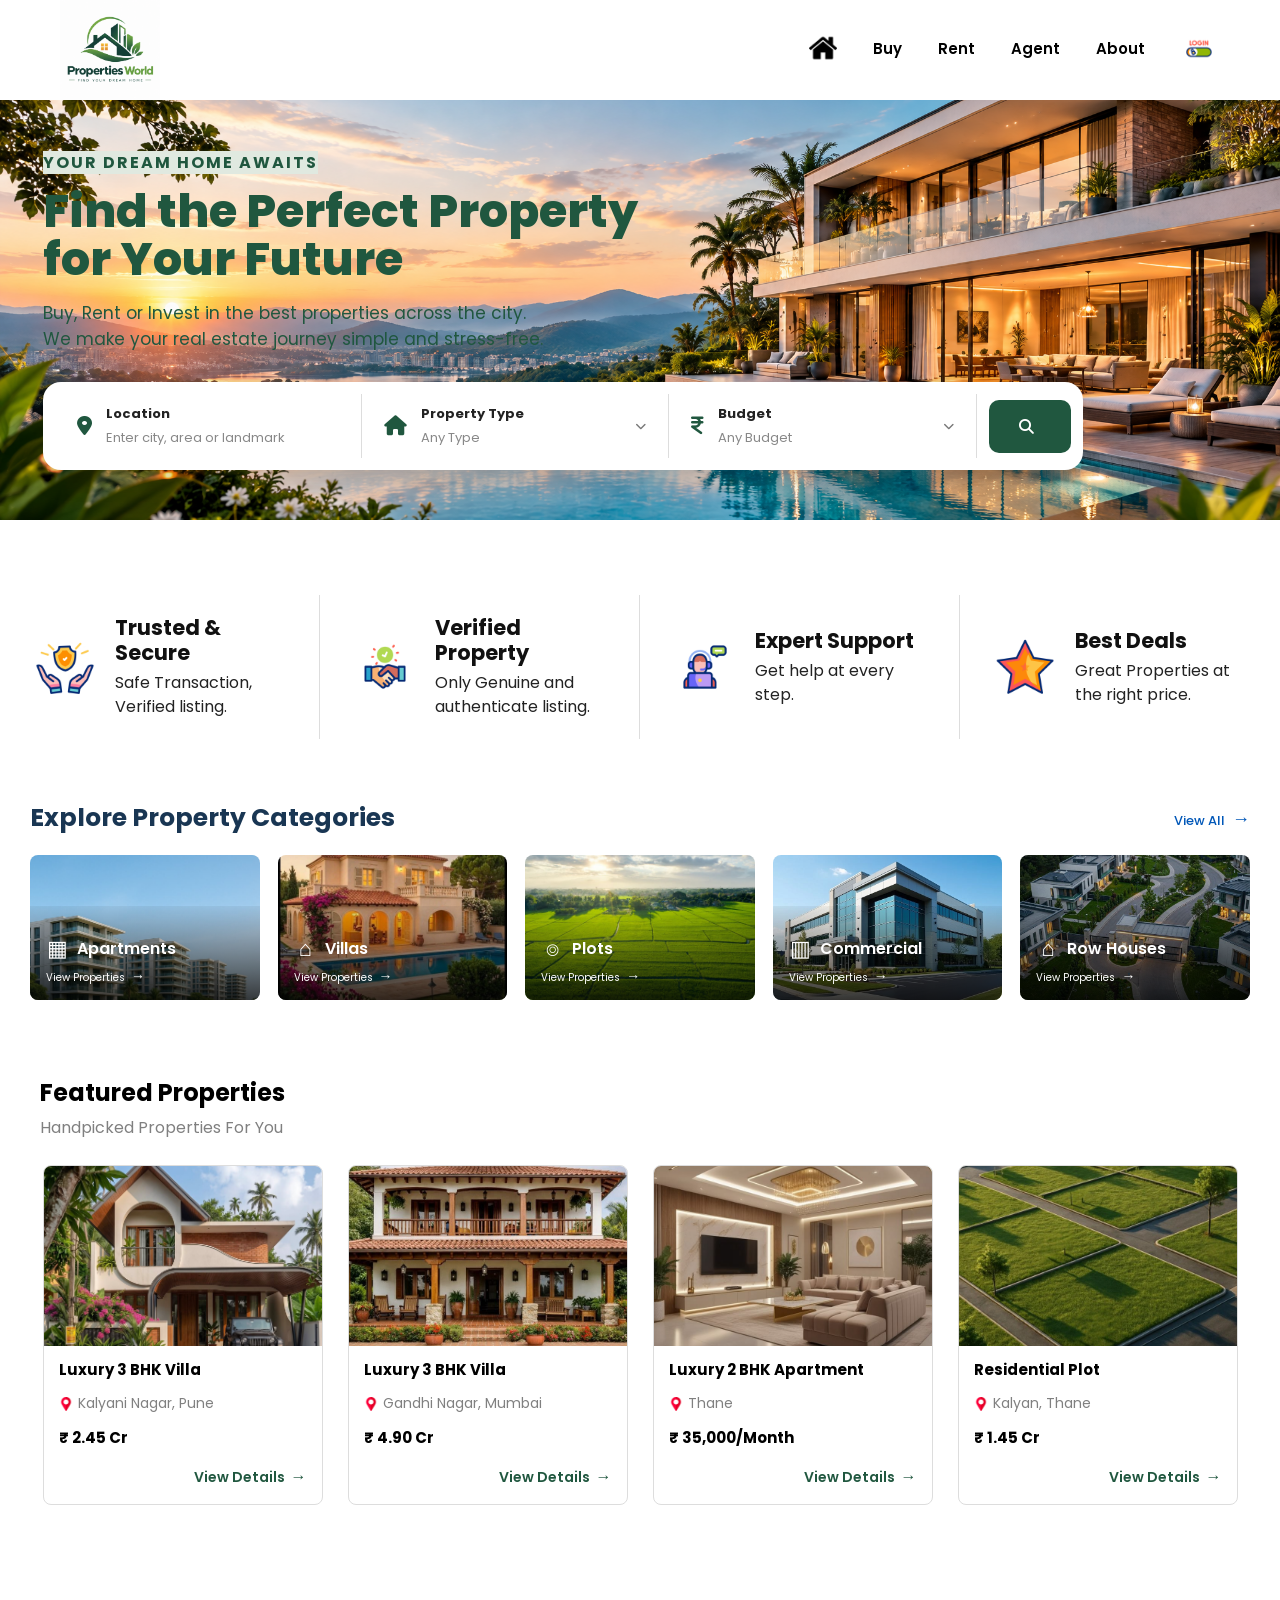
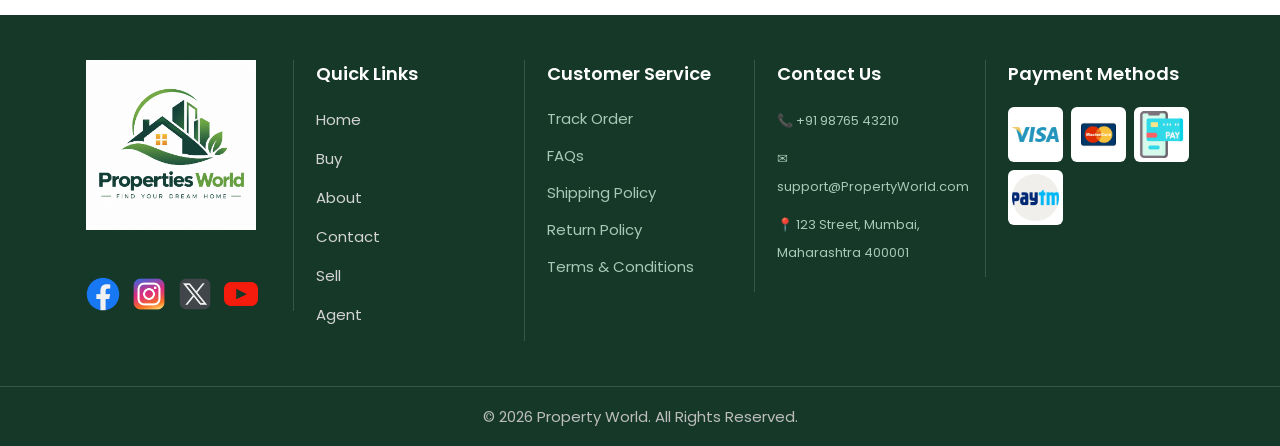
<file: index.html>
<!DOCTYPE html>
<html lang="en">

<head>

    <meta charset="UTF-8">

    <meta name="viewport" content="width=device-width, initial-scale=1.0">

    <title>Property World - Home</title>

    <!-- Poppins Font -->
    <link
        href="https://fonts.googleapis.com/css2?family=Poppins:wght@400;500;600;700;800&display=swap"
        rel="stylesheet">

    <!-- Font Awesome -->
    <link
        rel="stylesheet"
        href="https://cdnjs.cloudflare.com/ajax/libs/font-awesome/6.5.2/css/all.min.css">

    <!-- Home CSS -->
    <link rel="stylesheet" href="style.css/home.css">

</head>


<body>


    <!-- ================= HEADER ================= -->

    <header>

        <!-- Property Logo -->

        <img
            src="Assest/images/logo.png"
            alt="Property World"
            class="logo">


        <!-- Navigation -->

        <nav>

            <!-- Home -->

            <a
                href="index.html"
                class="active">

                <img
                    src="Assest/icons/home.png"
                    alt="Home">

            </a>


            <!-- Buy -->

            <a href="Buy.html">
                Buy
            </a>


            <!-- Rent -->

            <a href="Rent.html">
                Rent
            </a>


            <!-- Agent -->

            <a href="Agent.html">
                Agent
            </a>


            <!-- About -->

            <a href="about.html">
                About
            </a>


            <!-- Login -->

            <a href="Login.html">

                <img
                    src="Assest/gif/login.gif"
                    alt="Login">

            </a>

        </nav>

    </header>



    <!-- ================= HERO SECTION ================= -->

    <main>

        <section class="hero">

            <div class="hero-content">


                <p class="hero-small">

                    <mark>
                        YOUR DREAM HOME AWAITS
                    </mark>

                </p>


                <h1>

                    Find the Perfect Property
                    <br>

                    for Your Future

                </h1>


                <p class="hero-text">

                    Buy, Rent or Invest in the best properties across the city.
                    <br>

                    We make your real estate journey simple and stress-free.

                </p>



                <!-- ================= SEARCH BOX ================= -->

                <div class="search-box">


                    <!-- Location -->

                    <div class="search-item">

                        <i class="fa-solid fa-location-dot"></i>

                        <div>

                            <small>
                                Location
                            </small>

                            <span>
                                Enter city, area or landmark
                            </span>

                        </div>


                        <select id="homeLocation">
                            <option>Mumbai</option>
                            <option>Pune</option>
                            <option>Delhi</option>
                            <option>Thane</option>
                        </select>   

                    </div>



                    <!-- Property Type -->

                    <div class="search-item">

                        <i class="fa-solid fa-house"></i>

                        <div>

                            <small>
                                Property Type
                            </small>

                            <span>
                                Any Type
                            </span>

                        </div>


                        <i class="fa-solid fa-chevron-down arrow"></i>


                        <select id="homePropertyType">

                            <option>
                                Land
                            </option>

                            <option>
                                Apartment
                            </option>

                            <option>
                                Villa
                            </option>

                            <option>
                                Residential Land
                            </option>

                        </select>

                    </div>



                    <!-- Budget -->

                    <div class="search-item">

                        <i class="fa-solid fa-indian-rupee-sign"></i>

                        <div>

                            <small>
                                Budget
                            </small>

                            <span>
                                Any Budget
                            </span>

                        </div>


                        <i class="fa-solid fa-chevron-down arrow"></i>


                        <select <select id="homeBudget">
    

                            <option>
                                50L to 1 Cr
                            </option>

                            <option>
                                1 Cr to 4 Cr
                            </option>

                            <option>
                                4 Cr to 7 Cr
                            </option>

                            <option>
                                7 Cr to 10 Cr
                            </option>

                        </select>

                    </div>



                    <!-- Search Button -->

                   <button class="search-btn" onclick="searchHome()">
                    <i class="fa-solid fa-magnifying-glass"></i>
                    </button>


                </div>

            </div>

        </section>

    </main>


    <br>
    <br>



    <!-- ================= PROPERTY FEATURES ================= -->

    <section class="property-features">


        <!-- Trusted & Secure -->

        <div class="feature-box">

            <img
                src="Assest/gif/security.gif"
                alt="Trusted and Secure">


            <div class="feature-text">

                <h3>
                    Trusted &amp; Secure
                </h3>

                <p>
                    Safe Transaction, Verified listing.
                </p>

            </div>

        </div>



        <!-- Verified Property -->

        <div class="feature-box">

            <img
                src="Assest/gif/Deal.gif"
                alt="Verified Property">


            <div class="feature-text">

                <h3>
                    Verified Property
                </h3>

                <p>
                    Only Genuine and authenticate listing.
                </p>

            </div>

        </div>



        <!-- Expert Support -->

        <div class="feature-box">

            <img
                src="Assest/gif/support.gif"
                alt="Expert Support">


            <div class="feature-text">

                <h3>
                    Expert Support
                </h3>

                <p>
                    Get help at every step.
                </p>

            </div>

        </div>



        <!-- Best Deals -->

        <div class="feature-box">

            <img
                src="Assest/gif/star.gif"
                alt="Best Deals">


            <div class="feature-text">

                <h3>
                    Best Deals
                </h3>

                <p>
                    Great Properties at the right price.
                </p>

            </div>

        </div>


    </section>




    <!-- ================= EXPLORE PROPERTY CATEGORIES ================= -->

    <section class="property-categories">


        <div class="category-header">

            <h1>
                Explore Property Categories
            </h1>


            <a
                href="#"
                class="view-all">

                View All
                <span>
                    →
                </span>

            </a>

        </div>



        <!-- Apartment -->

        <div class="category-box">

            <img
                src="Assest/images/Apartment.jpg"
                alt="Apartments">


            <div class="category-overlay">

                <div class="category-title">

                    <span class="category-icon">
                        ▦
                    </span>

                    <h2>
                        Apartments
                    </h2>

                </div>


                <a
                    href="#"
                    class="view-properties">

                    View Properties
                    <span>
                        →
                    </span>

                </a>

            </div>

        </div>



        <!-- Villas -->

        <div class="category-box">

            <img
                src="Assest/images/villas.jpg"
                alt="Villas">


            <div class="category-overlay">

                <div class="category-title">

                    <span class="category-icon">
                        ⌂
                    </span>

                    <h2>
                        Villas
                    </h2>

                </div>


                <a
                    href="#"
                    class="view-properties">

                    View Properties
                    <span>
                        →
                    </span>

                </a>

            </div>

        </div>



        <!-- Plots -->

        <div class="category-box">

            <img
                src="Assest/images/Plots.jpg"
                alt="Plots">


            <div class="category-overlay">

                <div class="category-title">

                    <span class="category-icon">
                        ⌾
                    </span>

                    <h2>
                        Plots
                    </h2>

                </div>


                <a
                    href="#"
                    class="view-properties">

                    View Properties
                    <span>
                        →
                    </span>

                </a>

            </div>

        </div>



        <!-- Commercial -->

        <div class="category-box">

            <img
                src="Assest/images/commerical.jpg"
                alt="Commercial">


            <div class="category-overlay">

                <div class="category-title">

                    <span class="category-icon">
                        ▥
                    </span>

                    <h2>
                        Commercial
                    </h2>

                </div>


                <a
                    href="#"
                    class="view-properties">

                    View Properties
                    <span>
                        →
                    </span>

                </a>

            </div>

        </div>



        <!-- Row Houses -->

        <div class="category-box">

            <img
                src="Assest/images/Residential.jpg"
                alt="Row Houses">


            <div class="category-overlay">

                <div class="category-title">

                    <span class="category-icon">
                        ⌂
                    </span>

                    <h2>
                        Row Houses
                    </h2>

                </div>


                <a
                    href="#"
                    class="view-properties">

                    View Properties
                    <span>
                        →
                    </span>

                </a>

            </div>

        </div>


    </section>




    <!-- ================= FEATURED PROPERTIES ================= -->

    <section id="popular-properties">


        <h2>
            Featured Properties
        </h2>


        <p>
            Handpicked Properties For You
        </p>



        <div class="property-container">


            <!-- ================= CARD 1 ================= -->

            <article 
             class="property-card"
            data-location="Pune"
            data-type="Villa"
            data-budget="1 Cr to 4 Cr">


                <img
                    src="Assest/images/card 1.jpg"
                    alt="Luxury 3 BHK Villa">


                <h3>
                    Luxury 3 BHK Villa
                </h3>


                <div class="location">

                    <img
                        src="Assest/icons/location.png"
                        alt="Location">

                    <p>
                        Kalyani Nagar, Pune
                    </p>

                </div>


                <h3>
                    ₹ 2.45 Cr
                </h3>


                <!-- VIEW DETAILS -->

                <a href="property-details.html?property=Modern%202%20BHK%20Apartment">
                    View Details <span>→</span>
                </a>

            </article>




            <!-- ================= CARD 2 ================= -->

            <article
            
            class="property-card"
            data-location="Mumbai"
            data-type="Villa"
            data-budget="4 Cr to 7 Cr">


                <img
                    src="Assest/images/card 2.jpg"
                    alt="Luxury 3 BHK Villa">


                <h3>
                    Luxury 3 BHK Villa
                </h3>


                <div class="location">

                    <img
                        src="Assest/icons/location.png"
                        alt="Location">

                    <p>
                        Gandhi Nagar, Mumbai
                    </p>

                </div>


                <h3>
                    ₹ 4.90 Cr
                </h3>


                <!-- VIEW DETAILS -->

                <a href="property-details.html?property=Luxury%203%20BHK%20Residence">
                View Details <span>→</span>
                </a>

            </article>




            <!-- ================= CARD 3 ================= -->

            <article
            <article
            class="property-card"
            data-location="Thane"
            data-type="Apartment"
            data-budget="50L to 1 Cr">


                <img
                    src="Assest/images/card 3.jpg"
                    alt="Luxury 2 BHK Apartment">


                <h3>
                    Luxury 2 BHK Apartment
                </h3>


                <div class="location">

                    <img
                        src="Assest/icons/location.png"
                        alt="Location">

                    <p>
                        Thane
                    </p>

                </div>


                <h3>
                    ₹ 35,000/Month
                </h3>


                <!-- VIEW DETAILS -->

                <a href="property-details.html?property=Beautiful%20Family%20Home">
                    View Details <span>→</span>
                </a>


            </article>




            <!-- ================= CARD 4 ================= -->

            <article
            <article
            class="property-card"
            data-location="Thane"
            data-type="Land"
            data-budget="1 Cr to 4 Cr">


                <img
                    src="Assest/images/card 4.jpg"
                    alt="Residential Plot">


                <h3>
                    Residential Plot
                </h3>


                <div class="location">

                    <img
                        src="Assest/icons/location.png"
                        alt="Location">

                    <p>
                        Kalyan, Thane
                    </p>

                </div>


                <h3>
                    ₹ 1.45 Cr
                </h3>


                <!-- VIEW DETAILS -->

                <a
                    href="property-details.html?property=Residential%20Plot"
                    class="view-properties">

                    View Details

                    <span>
                        →
                    </span>

                </a>


            </article>


        </div>

    </section>




    <!-- ================= FOOTER ================= -->

    <footer>


        <div class="footer-container">


            <!-- Logo / Brand -->

            <section class="footer-brand">


                <img
                    src="Assest/images/logo.png"
                    alt="Property World"
                    class="footer-logo">


                <p>
                    
                </p>


                <div class="footer-socials">


                    <a href="#">

                        <img
                            src="Assest/icons/facebook.png"
                            alt="Facebook">

                    </a>


                    <a href="#">

                        <img
                            src="Assest/icons/instagram.png"
                            alt="Instagram">

                    </a>


                    <a href="#">

                        <img
                            src="Assest/icons/twitter.png"
                            alt="Twitter">

                    </a>


                    <a href="#">

                        <img
                            src="Assest/icons/youtube.png"
                            alt="YouTube">

                    </a>


                </div>


            </section>



            <!-- Quick Links -->

            <section>


                <h3>
                    Quick Links
                </h3>


                <ul>


                    <li>
                        <a href="index.html">
                            Home
                        </a>
                    </li>


                    <li>
                        <a href="Buy.html">
                            Buy
                        </a>
                    </li>


                    <li>
                        <a href="about.html">
                            About
                        </a>
                    </li>


                    <li>
                        <a href="contact.html">
                            Contact
                        </a>
                    </li>


                    <li>
                        <a href="sell.html">
                            Sell
                        </a>
                    </li>


                    <li>
                        <a href="Agent.html">
                            Agent
                        </a>
                    </li>


                </ul>


            </section>



            <!-- Customer Service -->

            <section>


                <h3>
                    Customer Service
                </h3>


                <ul>

                    <li>
                        Track Order
                    </li>

                    <li>
                        FAQs
                    </li>

                    <li>
                        Shipping Policy
                    </li>

                    <li>
                        Return Policy
                    </li>

                    <li>
                        Terms &amp; Conditions
                    </li>

                </ul>


            </section>



            <!-- Contact Information -->

            <section>


                <h3>
                    Contact Us
                </h3>


                <p>
                    📞 +91 98765 43210
                </p>


                <p>
                    ✉ support@PropertyWorld.com
                </p>


                <p>

                    📍 123 Street, Mumbai,
                    <br>

                    Maharashtra 400001

                </p>


            </section>



            <!-- Payment Methods -->

            <section>


                <h3>
                    Payment Methods
                </h3>


                <div class="payment-icons">


                    <img
                        src="Assest/icons/visa.png"
                        alt="Visa">


                    <img
                        src="Assest/icons/mastercard.png"
                        alt="MasterCard">


                    <img
                        src="Assest/icons/upi.png"
                        alt="UPI">


                    <img
                        src="Assest/icons/paytm.png"
                        alt="Paytm">


                </div>


            </section>


        </div>



        <!-- Copyright -->

        <div class="footer-bottom">

            © 2026 Property World. All Rights Reserved.

        </div>


    </footer>



    <!-- JavaScript -->

    <script src="JavaScript/script.js"></script>


</body>

</html>
</file>
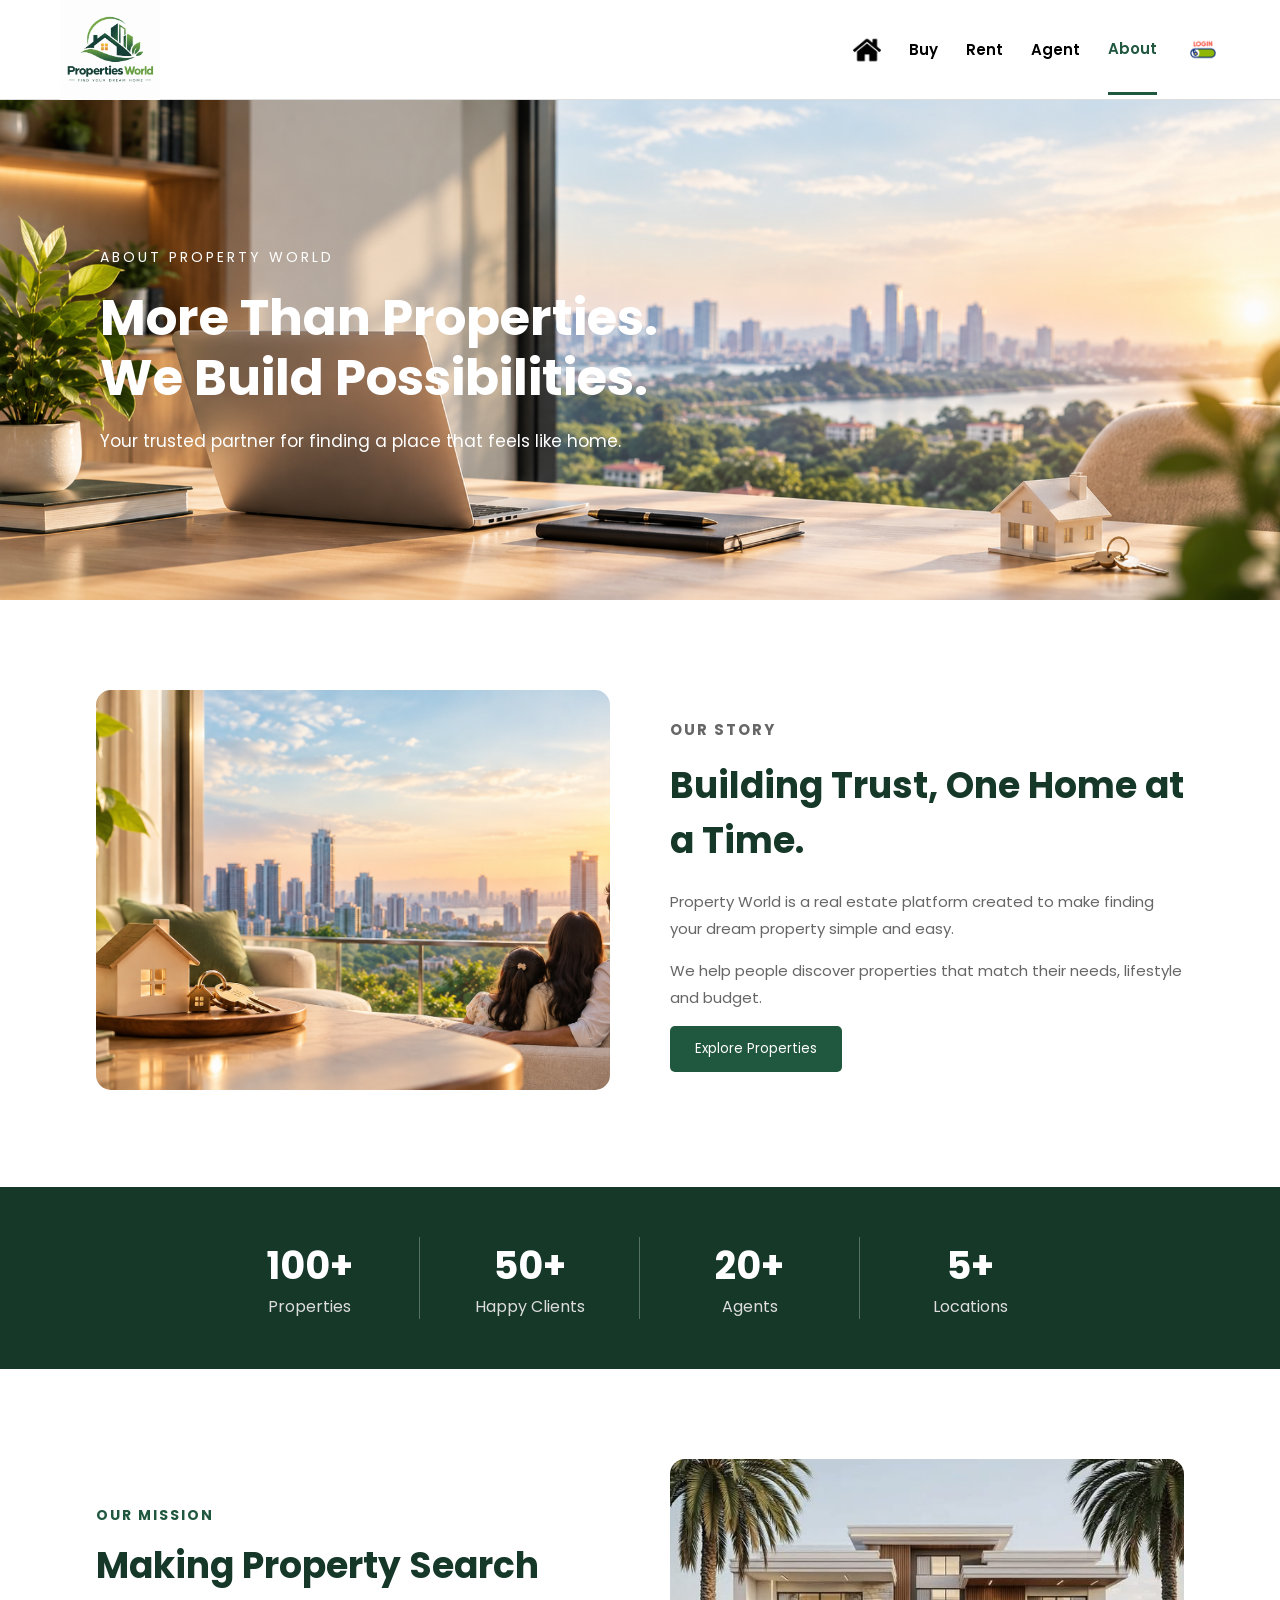
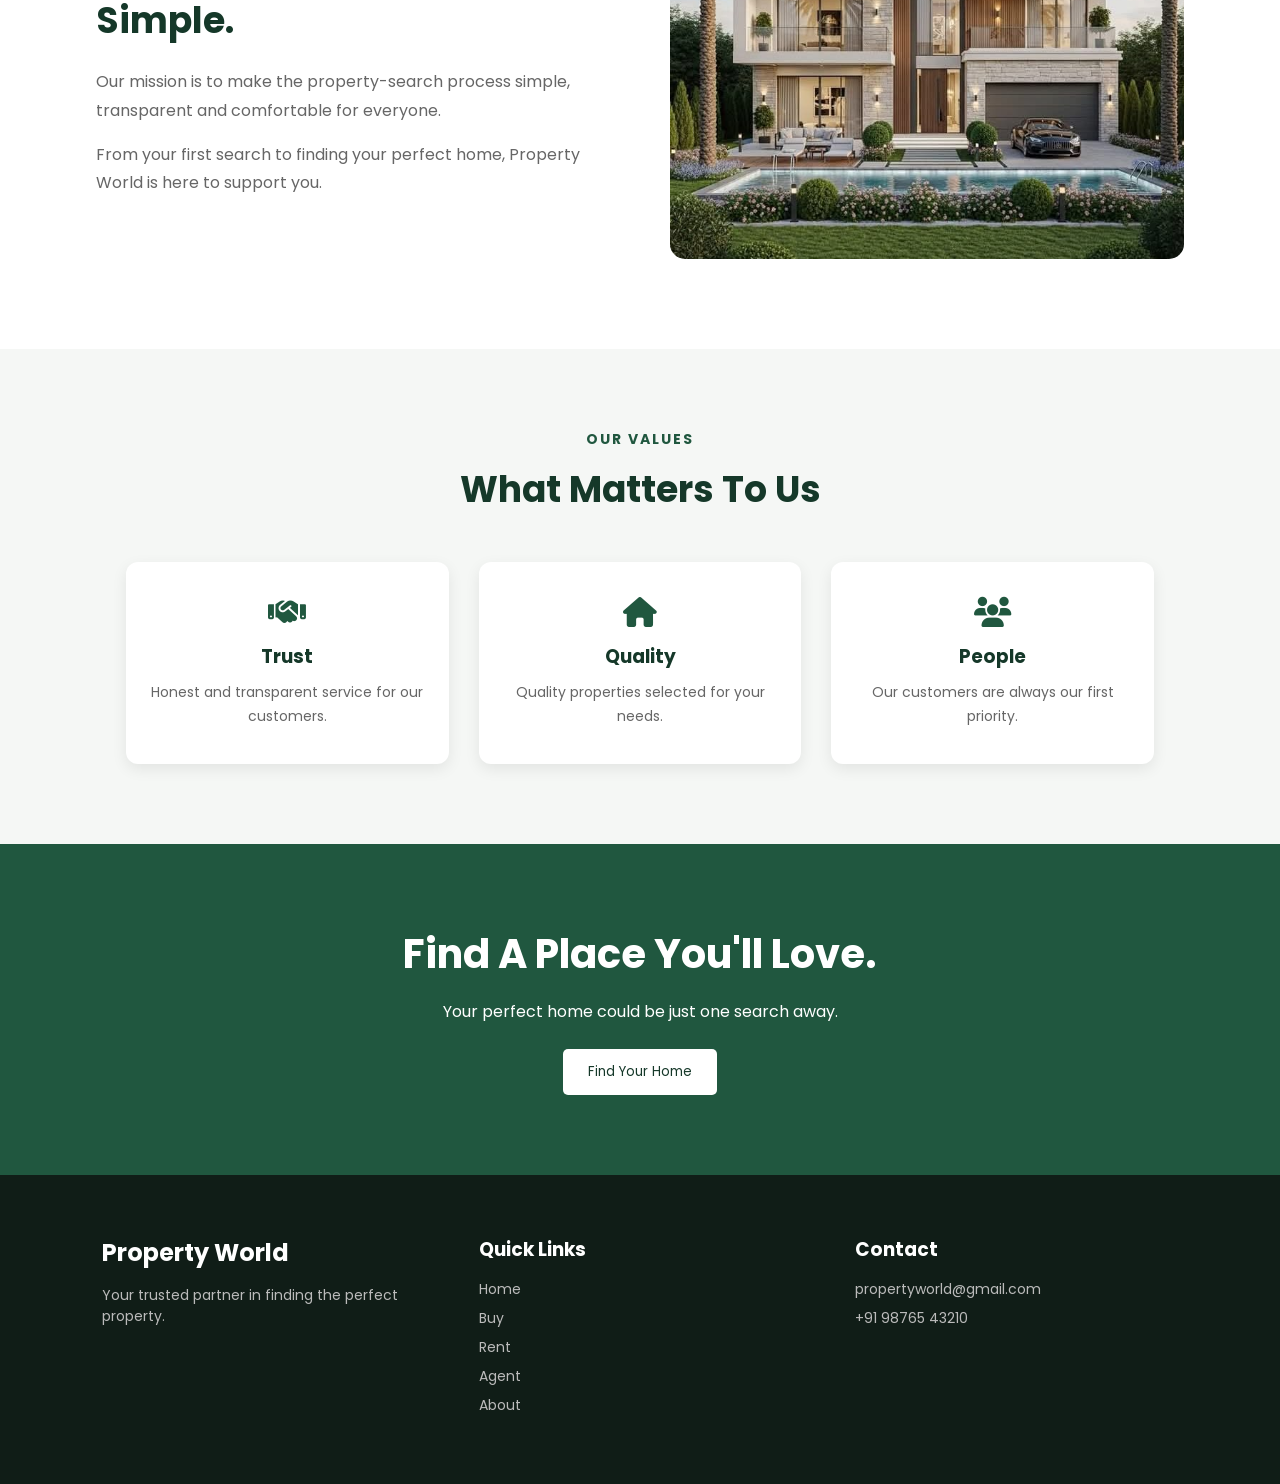
<file: about.html>
<!DOCTYPE html>
<html lang="en">

<head>
    <meta charset="UTF-8">
    <meta name="viewport" content="width=device-width, initial-scale=1.0">

    <title>About - Property World</title>

    <link rel="stylesheet" href="style.css/about.css">

    <link href="https://fonts.googleapis.com/css2?family=Poppins:wght@400;500;600;700&display=swap"
        rel="stylesheet">

    <link rel="stylesheet"
        href="https://cdnjs.cloudflare.com/ajax/libs/font-awesome/6.5.1/css/all.min.css">
</head>

<body>

    <!-- HEADER -->

    <header>

        <nav>

            <img src="Assest/images/logo.png" class="logo" alt="Property World">

            <a href="index.html">
                <img src="Assest/icons/home.png" alt="Home">
            </a>

            <a href="Buy.html">Buy</a>

            <a href="Rent.html">Rent</a>

            <a href="Agent.html">Agent</a>

            <a href="about.html" class="active">About</a>

            <a href="Login.html">
                <img src="Assest/gif/login.gif" alt="Login">
            </a>

        </nav>

    </header>


    <!-- HERO -->

    <section class="hero">

        <div class="hero-text">

            <p>ABOUT PROPERTY WORLD</p>

            <h1>More Than Properties.<br>We Build Possibilities.</h1>

            <span>
                Your trusted partner for finding a place
                that feels like home.
            </span>

        </div>

    </section>


    <!-- ABOUT -->

    <section class="about">

        <div class="about-image">

            <img src="Assest/images/story.png" alt="Property">

        </div>


        <div class="about-text">

            <p class="heading">OUR STORY</p>

            <h2>Building Trust, One Home at a Time.</h2>

            <p>
                Property World is a real estate platform created
                to make finding your dream property simple and easy.
            </p>

            <p>
                We help people discover properties that match
                their needs, lifestyle and budget.
            </p>

            <button onclick="location.href='Buy.html'">
                Explore Properties
            </button>

        </div>

    </section>


    <!-- STATS -->

    <section class="stats">

        <div>
            <h2>100+</h2>
            <p>Properties</p>
        </div>

        <div>
            <h2>50+</h2>
            <p>Happy Clients</p>
        </div>

        <div>
            <h2>20+</h2>
            <p>Agents</p>
        </div>

        <div>
            <h2>5+</h2>
            <p>Locations</p>
        </div>

    </section>


    <!-- MISSION -->

    <section class="mission">

        <div>

            <p class="heading">OUR MISSION</p>

            <h2>Making Property Search Simple.</h2>

            <p>
                Our mission is to make the property-search process
                simple, transparent and comfortable for everyone.
            </p>

            <p>
                From your first search to finding your perfect home,
                Property World is here to support you.
            </p>

        </div>


        <img src="Assest/images/house.jpg" alt="Modern Home">

    </section>


    <!-- VALUES -->

    <section class="values">

        <p class="heading">OUR VALUES</p>

        <h2>What Matters To Us</h2>


        <div class="value-container">

            <div class="value">

                <i class="fa-solid fa-handshake"></i>

                <h3>Trust</h3>

                <p>
                    Honest and transparent service for our customers.
                </p>

            </div>


            <div class="value">

                <i class="fa-solid fa-house"></i>

                <h3>Quality</h3>

                <p>
                    Quality properties selected for your needs.
                </p>

            </div>


            <div class="value">

                <i class="fa-solid fa-users"></i>

                <h3>People</h3>

                <p>
                    Our customers are always our first priority.
                </p>

            </div>

        </div>

    </section>


    <!-- CTA -->

    <section class="cta">

        <h2>Find A Place You'll Love.</h2>

        <p>
            Your perfect home could be just one search away.
        </p>

        <button onclick="location.href='Buy.html'">
            Find Your Home
        </button>

    </section>


    <!-- FOOTER -->

    <footer>

        <div>

            <h2>Property World</h2>

            <p>
                Your trusted partner in finding
                the perfect property.
            </p>

        </div>


        <div>

            <h3>Quick Links</h3>

            <a href="index.html">Home</a>
            <a href="Buy.html">Buy</a>
            <a href="Rent.html">Rent</a>
            <a href="Agent.html">Agent</a>
            <a href="about.html">About</a>

        </div>


        <div>

            <h3>Contact</h3>

            <p>propertyworld@gmail.com</p>
            <p>+91 98765 43210</p>

        </div>

    </footer>


</body>
</html>
</file>
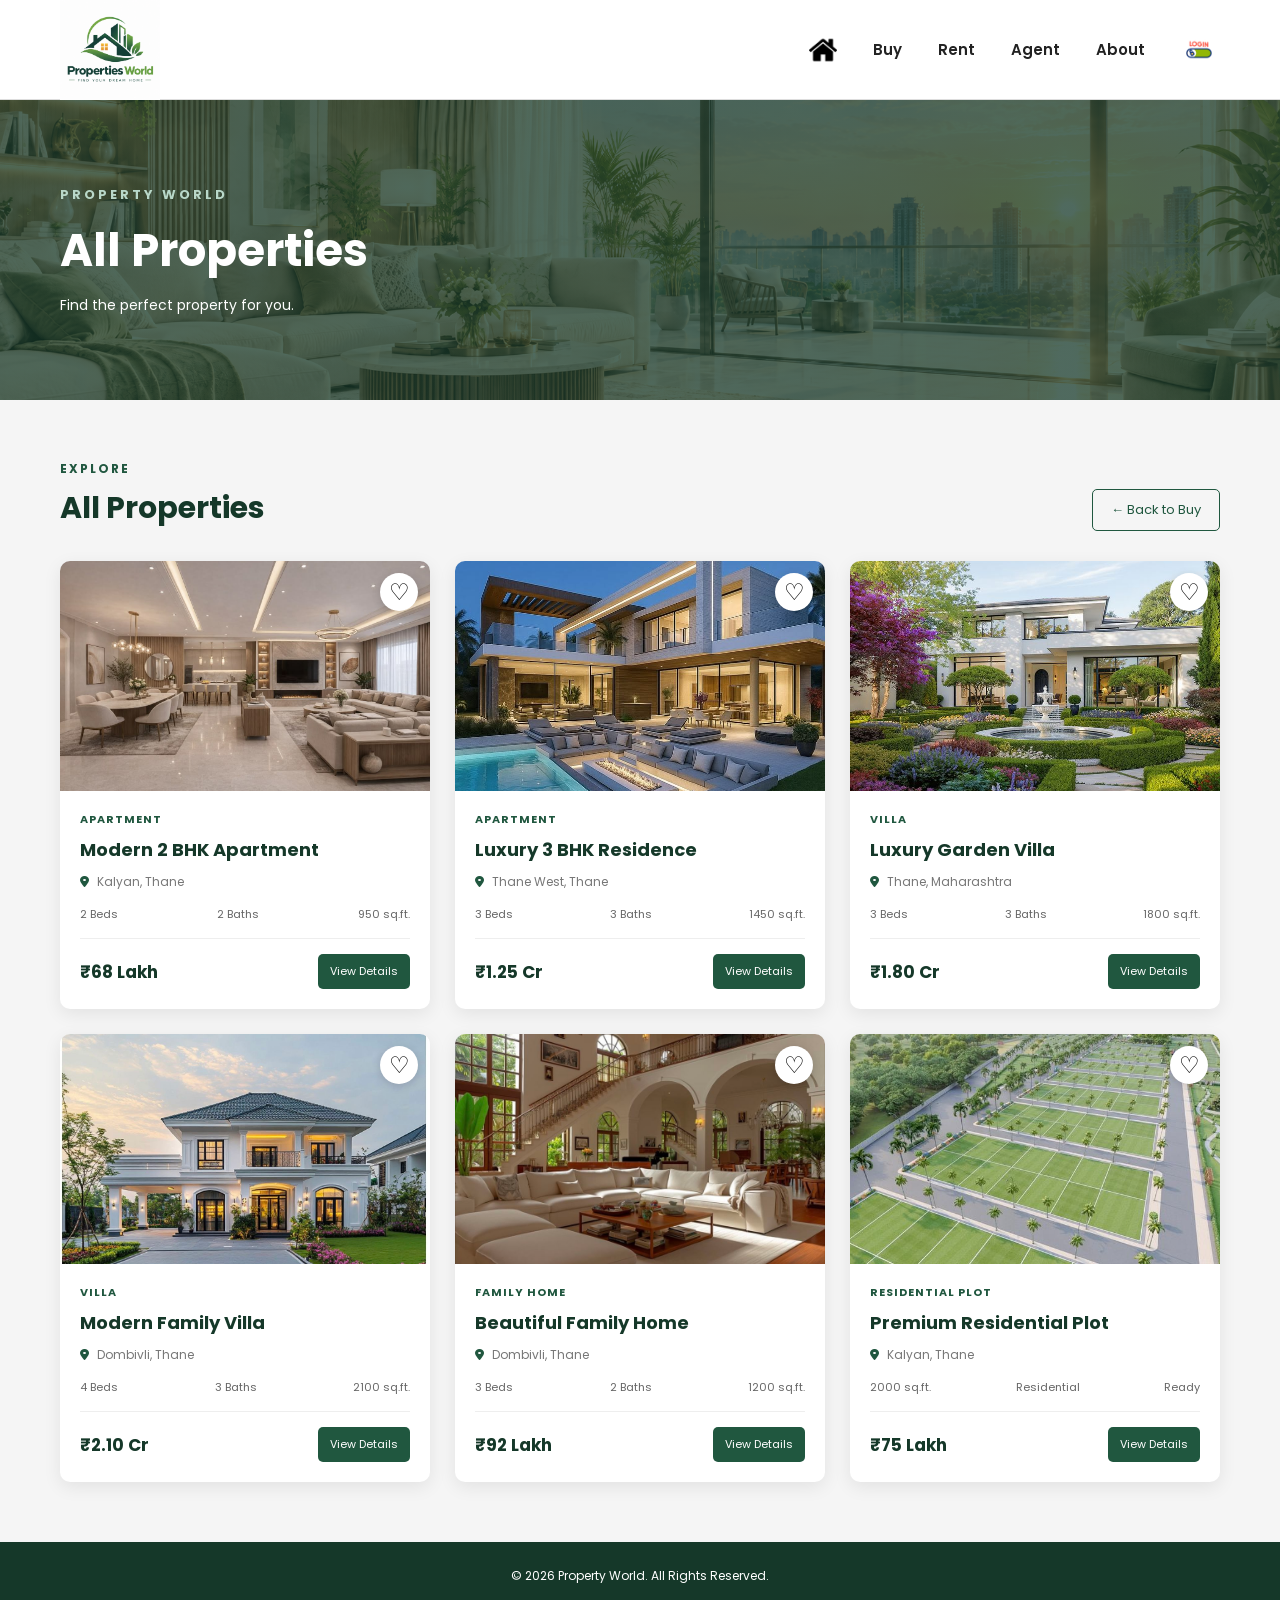
<file: properties.html>
<!DOCTYPE html>
<html lang="en">

<head>

    <meta charset="UTF-8">

    <meta name="viewport"
          content="width=device-width, initial-scale=1.0">

    <title>Properties - Property World</title>


    <link
        href="https://fonts.googleapis.com/css2?family=Poppins:wght@400;500;600;700&display=swap"
        rel="stylesheet">


    <link
        rel="stylesheet"
        href="https://cdnjs.cloudflare.com/ajax/libs/font-awesome/6.5.1/css/all.min.css">


    <link
        rel="stylesheet"
        href="style.css/properties.css">

</head>


<body>


<!-- ================= HEADER ================= -->

<header>

    <nav>

        <img
            src="Assest/images/logo.png"
            alt="Property World">


        <a href="index.html">

            <img
                src="Assest/icons/home.png"
                alt="Home">

        </a>


        <a href="Buy.html">
            Buy
        </a>


        <a href="Rent.html">
            Rent
        </a>


        <a href="Agent.html">
            Agent
        </a>


        <a href="about.html">
            About
        </a>


        <a href="Login.html">

            <img
                src="Assest/gif/login.gif"
                alt="Login">

        </a>

    </nav>

</header>


<!-- ================= HERO ================= -->

<section class="properties-hero">

    <div class="properties-hero-content">

        <p class="small-title">
            PROPERTY WORLD
        </p>


        <h1 id="categoryTitle">
            All Properties
        </h1>


        <p>
            Find the perfect property for you.
        </p>

    </div>

</section>


<!-- ================= PROPERTIES ================= -->

<section class="properties-section">


    <div class="properties-heading">

        <div>

            <p class="section-small-title">
                EXPLORE
            </p>


            <h2 id="sectionTitle">
                All Properties
            </h2>

        </div>


        <a
            href="Buy.html"
            class="back-button">

            ← Back to Buy

        </a>

    </div>


    <div class="properties-grid">


        <!-- ================= APARTMENT 1 ================= -->

        <div
            class="property-card"
            data-category="apartments">


            <div class="property-image">

                <img
                    src="Assest/images/buy1.jpg"
                    alt="Modern 2 BHK Apartment">


                <button
                    class="favorite"
                    onclick="likeProperty(this)">

                    ♡

                </button>

            </div>


            <div class="property-content">

                <p class="property-type">
                    APARTMENT
                </p>


                <h3>
                    Modern 2 BHK Apartment
                </h3>


                <p class="property-location">

                    <i class="fa-solid fa-location-dot"></i>

                    Kalyan, Thane

                </p>


                <div class="property-info">

                    <span>
                        2 Beds
                    </span>

                    <span>
                        2 Baths
                    </span>

                    <span>
                        950 sq.ft.
                    </span>

                </div>


                <div class="property-bottom">

                    <strong>
                        ₹68 Lakh
                    </strong>


                    <button
                        onclick="viewProperty('Modern 2 BHK Apartment')">

                        View Details

                    </button>

                </div>

            </div>

        </div>


        <!-- ================= APARTMENT 2 ================= -->

        <div
            class="property-card"
            data-category="apartments">


            <div class="property-image">

                <img
                    src="Assest/images/buy2.jpg"
                    alt="Luxury 3 BHK Residence">


                <button
                    class="favorite"
                    onclick="likeProperty(this)">

                    ♡

                </button>

            </div>


            <div class="property-content">

                <p class="property-type">
                    APARTMENT
                </p>


                <h3>
                    Luxury 3 BHK Residence
                </h3>


                <p class="property-location">

                    <i class="fa-solid fa-location-dot"></i>

                    Thane West, Thane

                </p>


                <div class="property-info">

                    <span>
                        3 Beds
                    </span>

                    <span>
                        3 Baths
                    </span>

                    <span>
                        1450 sq.ft.
                    </span>

                </div>


                <div class="property-bottom">

                    <strong>
                        ₹1.25 Cr
                    </strong>


                    <button
                        onclick="viewProperty('Luxury 3 BHK Residence')">

                        View Details

                    </button>

                </div>

            </div>

        </div>


        <!-- ================= VILLA 1 ================= -->

        <div
            class="property-card"
            data-category="villas">


            <div class="property-image">

                <img
                    src="Assest/images/villa1.jpg"
                    alt="Luxury Garden Villa">


                <button
                    class="favorite"
                    onclick="likeProperty(this)">

                    ♡

                </button>

            </div>


            <div class="property-content">

                <p class="property-type">
                    VILLA
                </p>


                <h3>
                    Luxury Garden Villa
                </h3>


                <p class="property-location">

                    <i class="fa-solid fa-location-dot"></i>

                    Thane, Maharashtra

                </p>


                <div class="property-info">

                    <span>
                        3 Beds
                    </span>

                    <span>
                        3 Baths
                    </span>

                    <span>
                        1800 sq.ft.
                    </span>

                </div>


                <div class="property-bottom">

                    <strong>
                        ₹1.80 Cr
                    </strong>


                    <button
                        onclick="viewProperty('Luxury Garden Villa')">

                        View Details

                    </button>

                </div>

            </div>

        </div>


        <!-- ================= VILLA 2 ================= -->

        <div
            class="property-card"
            data-category="villas">


            <div class="property-image">

                <img
                    src="Assest/images/villa2.jpg"
                    alt="Modern Family Villa">


                <button
                    class="favorite"
                    onclick="likeProperty(this)">

                    ♡

                </button>

            </div>


            <div class="property-content">

                <p class="property-type">
                    VILLA
                </p>


                <h3>
                    Modern Family Villa
                </h3>


                <p class="property-location">

                    <i class="fa-solid fa-location-dot"></i>

                    Dombivli, Thane

                </p>


                <div class="property-info">

                    <span>
                        4 Beds
                    </span>

                    <span>
                        3 Baths
                    </span>

                    <span>
                        2100 sq.ft.
                    </span>

                </div>


                <div class="property-bottom">

                    <strong>
                        ₹2.10 Cr
                    </strong>


                    <button
                        onclick="viewProperty('Modern Family Villa')">

                        View Details

                    </button>

                </div>

            </div>

        </div>


        <!-- ================= FAMILY HOME ================= -->

        <div
            class="property-card"
            data-category="family">


            <div class="property-image">

                <img
                    src="Assest/images/family.jpg"
                    alt="Beautiful Family Home">


                <button
                    class="favorite"
                    onclick="likeProperty(this)">

                    ♡

                </button>

            </div>


            <div class="property-content">

                <p class="property-type">
                    FAMILY HOME
                </p>


                <h3>
                    Beautiful Family Home
                </h3>


                <p class="property-location">

                    <i class="fa-solid fa-location-dot"></i>

                    Dombivli, Thane

                </p>


                <div class="property-info">

                    <span>
                        3 Beds
                    </span>

                    <span>
                        2 Baths
                    </span>

                    <span>
                        1200 sq.ft.
                    </span>

                </div>


                <div class="property-bottom">

                    <strong>
                        ₹92 Lakh
                    </strong>


                    <button
                        onclick="viewProperty('Beautiful Family Home')">

                        View Details

                    </button>

                </div>

            </div>

        </div>


        <!-- ================= PLOT ================= -->

        <div
            class="property-card"
            data-category="plots">


            <div class="property-image">

                <img
                    src="Assest/images/plot1.jpg"
                    alt="Premium Residential Plot">


                <button
                    class="favorite"
                    onclick="likeProperty(this)">

                    ♡

                </button>

            </div>


            <div class="property-content">

                <p class="property-type">
                    RESIDENTIAL PLOT
                </p>


                <h3>
                    Premium Residential Plot
                </h3>


                <p class="property-location">

                    <i class="fa-solid fa-location-dot"></i>

                    Kalyan, Thane

                </p>


                <div class="property-info">

                    <span>
                        2000 sq.ft.
                    </span>

                    <span>
                        Residential
                    </span>

                    <span>
                        Ready
                    </span>

                </div>


                <div class="property-bottom">

                    <strong>
                        ₹75 Lakh
                    </strong>


                    <button
                        onclick="viewProperty('Premium Residential Plot')">

                        View Details

                    </button>

                </div>

            </div>

        </div>

    </div>

</section>


<!-- ================= FOOTER ================= -->

<footer>

    <p>
        © 2026 Property World. All Rights Reserved.
    </p>

</footer>


<script>

    /* =====================================================
       CATEGORY FILTER
    ===================================================== */

    const urlParams =
        new URLSearchParams(window.location.search);


    const category =
        urlParams.get("category");


    const categoryNames = {

        apartments: "Apartments",

        villas: "Villas",

        family: "Family Homes",

        plots: "Plots"

    };


    const cards =
        document.querySelectorAll(".property-card");


    if (category && categoryNames[category]) {


        document.getElementById("categoryTitle")
            .textContent =
            categoryNames[category];


        document.getElementById("sectionTitle")
            .textContent =
            categoryNames[category] +
            " Properties";


        cards.forEach(function(card) {

            if (
                card.dataset.category === category
            ) {

                card.style.display = "block";

            } else {

                card.style.display = "none";

            }

        });

    }


    /* =====================================================
       VIEW PROPERTY
    ===================================================== */

    function viewProperty(propertyName) {

        window.location.href =
            "property-details.html?property=" +
            encodeURIComponent(propertyName);

    }


    /* =====================================================
       LIKE
    ===================================================== */

    function likeProperty(button) {

        if (
            button.innerHTML.trim() === "♡"
        ) {

            button.innerHTML = "♥";

            button.style.color = "#20573f";

        } else {

            button.innerHTML = "♡";

            button.style.color = "#222";

        }

    }

</script>


</body>
</html>
</file>
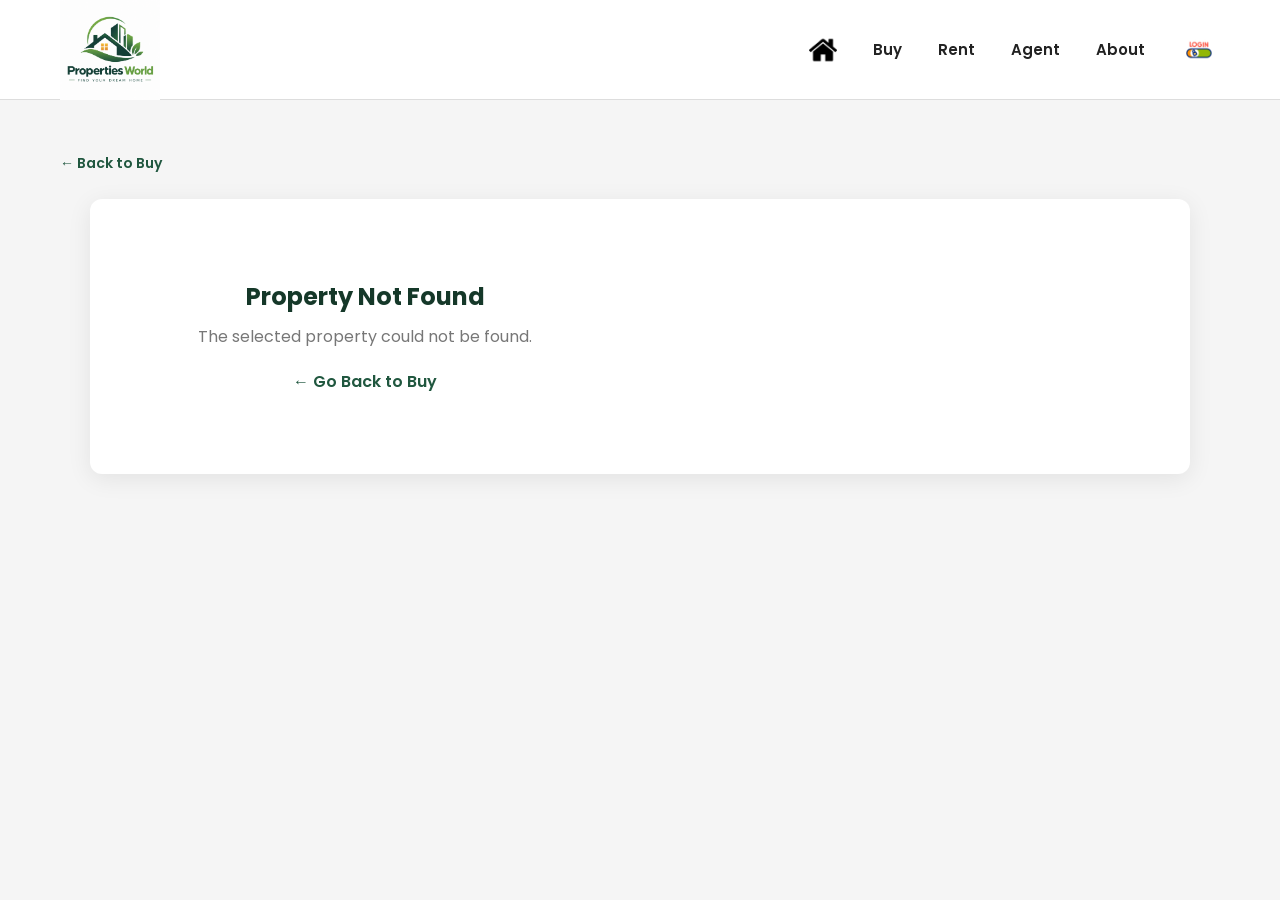
<file: property-details.html>
<!DOCTYPE html>
<html lang="en">

<head>

    <meta charset="UTF-8">

    <meta name="viewport" content="width=device-width, initial-scale=1.0">

    <title>Property Details - Property World</title>

    <link
        href="https://fonts.googleapis.com/css2?family=Poppins:wght@400;500;600;700&display=swap"
        rel="stylesheet">

    <link
        rel="stylesheet"
        href="https://cdnjs.cloudflare.com/ajax/libs/font-awesome/6.5.1/css/all.min.css">

    <link
        rel="stylesheet"
        href="style.css/property-details.css">

</head>


<body>


<!-- ================= HEADER ================= -->

<header>

    <nav>

        <img
            src="Assest/images/logo.png"
            alt="Property World">


        <a href="index.html">

            <img
                src="Assest/icons/home.png"
                alt="Home">

        </a>


        <a href="Buy.html">
            Buy
        </a>


        <a href="Rent.html">
            Rent
        </a>


        <a href="Agent.html">
            Agent
        </a>


        <a href="about.html">
            About
        </a>


        <a href="Login.html">

            <img
                src="Assest/gif/login.gif"
                alt="Login">

        </a>

    </nav>

</header>


<!-- ================= PROPERTY DETAILS ================= -->

<section class="details-section">

    <a
        href="Buy.html"
        class="back-link">

        ← Back to Buy

    </a>


    <div
        class="property-details"
        id="propertyDetails">

    </div>

</section>


<!-- ================= APPOINTMENT FORM ================= -->

<div
    class="appointment-overlay"
    id="appointmentOverlay">


    <div class="appointment-form">


        <button
            class="close-form"
            onclick="closeAppointmentForm()">

            ×

        </button>


        <h2>
            Book a Property Visit
        </h2>


        <p>
            Fill in your details and our agent
            will contact you.
        </p>


        <form
            onsubmit="submitAppointment(event)">


            <label>
                Your Name
            </label>

            <input
                type="text"
                id="visitorName"
                placeholder="Enter your name"
                required>


            <label>
                Mobile Number
            </label>

            <input
                type="tel"
                id="visitorPhone"
                placeholder="Enter 10-digit mobile number"
                maxlength="10"
                required>


            <label>
                Visit Date
            </label>

            <input
                type="date"
                id="visitDate"
                required>


            <label>
                Visit Time
            </label>

            <input
                type="time"
                id="visitTime"
                required>


            <button
                type="submit"
                class="submit-appointment">

                Submit Request

            </button>

        </form>

    </div>

</div>


<!-- ================= JAVASCRIPT ================= -->

<script>


/* =====================================================
   PROPERTY DATA
===================================================== */

const properties = {

    "Modern 2 BHK Apartment": {

        image: "Assest/images/buy1.jpg",
        type: "Apartment",
        location: "Kalyan, Thane",
        price: "₹68 Lakh",
        size: "950 sq.ft.",
        bedrooms: "2 Bedrooms",
        bathrooms: "2 Bathrooms"

    },


    "Luxury 3 BHK Residence": {

        image: "Assest/images/buy2.jpg",
        type: "Residence",
        location: "Thane West, Thane",
        price: "₹1.25 Cr",
        size: "1450 sq.ft.",
        bedrooms: "3 Bedrooms",
        bathrooms: "3 Bathrooms"

    },


    "Beautiful Family Home": {

        image: "Assest/images/buy3.jpg",
        type: "Family Home",
        location: "Dombivli, Thane",
        price: "₹92 Lakh",
        size: "1200 sq.ft.",
        bedrooms: "3 Bedrooms",
        bathrooms: "2 Bathrooms"

    },


    "Luxury Garden Villa": {

        image: "Assest/images/villa1.jpg",
        type: "Villa",
        location: "Thane, Maharashtra",
        price: "₹1.80 Cr",
        size: "1800 sq.ft.",
        bedrooms: "3 Bedrooms",
        bathrooms: "3 Bathrooms"

    },


    "Modern Family Villa": {

        image: "Assest/images/villa2.jpg",
        type: "Villa",
        location: "Dombivli, Thane",
        price: "₹2.10 Cr",
        size: "2100 sq.ft.",
        bedrooms: "4 Bedrooms",
        bathrooms: "3 Bathrooms"

    },


    "Premium Residential Plot": {

        image: "Assest/images/plot1.jpg",
        type: "Residential Plot",
        location: "Kalyan, Thane",
        price: "₹75 Lakh",
        size: "2000 sq.ft.",
        bedrooms: "Residential",
        bathrooms: "Ready to Build"

    }

};


/* =====================================================
   GET PROPERTY NAME FROM URL
===================================================== */

const urlParams =
    new URLSearchParams(window.location.search);

const propertyName =
    urlParams.get("property");


/* =====================================================
   FIND PROPERTY
===================================================== */

const property =
    properties[propertyName];


const details =
    document.getElementById("propertyDetails");


/* =====================================================
   DISPLAY PROPERTY
===================================================== */

if (property) {

    details.innerHTML = `

        <div class="details-image">

            <img
                src="${property.image}"
                alt="${propertyName}">

        </div>


        <div class="details-content">

            <p class="details-type">
                ${property.type}
            </p>


            <h1>
                ${propertyName}
            </h1>


            <p class="details-location">

                <i class="fa-solid fa-location-dot"></i>

                ${property.location}

            </p>


            <h2 class="details-price">
                ${property.price}
            </h2>


            <div class="details-info">

                <div>

                    <i class="fa-solid fa-ruler-combined"></i>

                    <span>
                        ${property.size}
                    </span>

                </div>


                <div>

                    <i class="fa-solid fa-bed"></i>

                    <span>
                        ${property.bedrooms}
                    </span>

                </div>


                <div>

                    <i class="fa-solid fa-bath"></i>

                    <span>
                        ${property.bathrooms}
                    </span>

                </div>

            </div>


            <p class="details-description">

                This beautiful property is located
                in a convenient location and offers
                comfortable living space with modern
                facilities. Contact our agent to know
                more details and schedule a visit.

            </p>


            <div class="details-buttons">

                <button
                    onclick="openAppointmentForm()">

                    <i class="fa-regular fa-calendar-check"></i>

                    Book a Visit

                </button>


                <button
                    onclick="contactAgent()">

                    <i class="fa-solid fa-user"></i>

                    Contact Agent

                </button>

            </div>

        </div>

    `;

}


/* =====================================================
   PROPERTY NOT FOUND
===================================================== */

else {

    details.innerHTML = `

        <div class="error-message">

            <h2>
                Property Not Found
            </h2>

            <p>
                The selected property could not be found.
            </p>

            <a href="Buy.html">
                ← Go Back to Buy
            </a>

        </div>

    `;

}


/* =====================================================
   BOOK VISIT FORM
===================================================== */

function openAppointmentForm() {

    document.getElementById(
        "appointmentOverlay"
    ).style.display = "flex";

}


/* =====================================================
   CLOSE FORM
===================================================== */

function closeAppointmentForm() {

    document.getElementById(
        "appointmentOverlay"
    ).style.display = "none";

}


/* =====================================================
   SUBMIT FORM
===================================================== */

function submitAppointment(event) {

    event.preventDefault();


    const name =
        document.getElementById("visitorName")
        .value
        .trim();


    const phone =
        document.getElementById("visitorPhone")
        .value
        .trim();


    const date =
        document.getElementById("visitDate")
        .value;


    const time =
        document.getElementById("visitTime")
        .value;


    /* Check mobile number */

    if (!/^[0-9]{10}$/.test(phone)) {

        alert(
            "Please enter a valid 10-digit mobile number."
        );

        return;

    }


    /* Success message */

    alert(

        "VISIT REQUEST SUBMITTED!\n\n" +

        "Property: " + propertyName +

        "\nName: " + name +

        "\nMobile: " + phone +

        "\nDate: " + date +

        "\nTime: " + time +

        "\n\nOur team will contact you soon."

    );


    closeAppointmentForm();


    document.querySelector(
        ".appointment-form form"
    ).reset();

}


/* =====================================================
   CONTACT AGENT
===================================================== */

function contactAgent() {

    window.location.href = "Agent.html";

}

</script>


</body>

</html>
</file>
<file: style.css/home.css>
* {
    margin: 0;
    padding: 0;
    box-sizing: border-box;
    font-family: "Poppins", sans-serif;
}


/* =========================
   MARK
========================= */

mark {
    color: #20573f;
    background: rgb(224, 233, 224);
}



/* =========================
   HEADER
========================= */

header {
    width: 100%;
    height: 100px;

    padding: 0 60px;

    background: white;

    border-bottom: 1px solid rgba(255, 255, 255, .08);

    display: flex;
    justify-content: space-between;
    align-items: center;

    position: sticky;
    top: 0;

    z-index: 1000;
}


.logo {
    width: 100px;
    height: 100px;
}


header nav {
    display: flex;
    align-items: center;
    gap: 28px;
}


header nav a {
    display: flex;
    align-items: center;
    justify-content: center;

    height: 90px;

    padding: 0 4px;

    text-decoration: none;

    color: black;

    font-size: 15px;

    font-weight: 600;

    border-bottom: 3px solid transparent;
}


header nav a:hover {
    color: #20573f;
}


nav a.active {
    color: #20573f;
}


nav a:first-child img {
    width: 28px;
    height: 28px;
}


nav a:last-child img {
    width: 35px;
    height: 35px;
}



/* =========================
   HERO SECTION
========================= */

.hero {
    height: 420px;

    position: relative;

    background-image: url("../Assest/images/banner 1.png");

    background-size: cover;

    background-position: center;

    display: flex;

    align-items: center;
}


.hero-content {
    width: 1100px;

    margin: auto;

    padding: 30px;

    margin-left: 1%;
}


.hero-small {
    font-size: 16px;

    font-weight: 700;

    letter-spacing: 2px;

    color: #20573f;

    margin-bottom: 12px;
}


.hero h1 {
    font-size: 46px;

    line-height: 1.05;

    color: #20573f;

    margin: 0 0 18px;

    font-weight: 800;
}


.hero-text {
    font-size: 17px;

    line-height: 1.5;

    color: #20573f;

    margin-bottom: 30px;

    font-weight: 400;
}



/* =========================
   SEARCH BOX
========================= */

.search-box {
    width: 100%;

    background: white;

    border-radius: 18px;

    padding: 12px;

    display: flex;

    align-items: center;

    box-shadow: 0 8px 25px rgba(0, 0, 0, 0.18);
}


.search-item {
    flex: 1;

    display: flex;

    align-items: center;

    gap: 14px;

    padding: 10px 22px;

    border-right: 1px solid #ddd;

    position: relative;
}


.search-item > i:first-child {
    color: #20573f;

    font-size: 20px;
}


.search-item div {
    display: flex;

    flex-direction: column;

    gap: 4px;
}


.search-item small {
    font-size: 13px;

    font-weight: 700;

    color: #222;
}


.search-item span {
    font-size: 13px;

    color: #888;
}


.search-item .arrow {
    font-size: 11px;

    margin-left: auto;

    color: #777;
}


.search-item select {
    position: absolute;

    right: 10px;

    top: 0;

    width: 100%;

    height: 100%;

    opacity: 0;

    cursor: pointer;
}



/* =========================
   SEARCH BUTTON
========================= */

.search-btn {
    border: none;

    background: #20573f;

    color: white;

    padding: 15px 30px;

    margin-left: 12px;

    border-radius: 10px;

    font-size: 15px;

    font-weight: 600;

    cursor: pointer;
}


.search-btn:hover {
    background: #153829;
}


.search-btn i {
    margin-right: 7px;
}



/* =========================
   FEATURED PROPERTIES
========================= */

#popular-properties {
    padding: 40px;

    text-align: center;
}


#popular-properties h2 {
    margin-bottom: 5px;

    text-align: left;
}


#popular-properties > p {
    color: gray;

    margin-bottom: 25px;

    text-align: left;
}



/* =========================
   PROPERTY CONTAINER
========================= */

.property-container {
    display: flex;

    flex-direction: row;

    justify-content: center;

    gap: 25px;

    flex-wrap: wrap;
}



/* =========================
   PROPERTY CARD
========================= */

.property-container article {
    width: 280px;

    background-color: white;

    border: 1px solid #ddd;

    border-radius: 8px;

    overflow: hidden;

    text-align: left;

    transition: 0.3s;
}


.property-container article:hover {
    transform: translateY(-5px);

    box-shadow: 0 8px 20px rgba(0, 0, 0, 0.12);
}



/* =========================
   CARD IMAGE
========================= */

.property-container article > img {
    width: 100%;

    height: 180px;

    object-fit: cover;

    display: block;
}



/* =========================
   PROPERTY NAME
========================= */

.property-container article h3 {
    margin: 12px 15px;

    font-size: 15px;
}



/* =========================
   LOCATION
========================= */

.location {
    display: flex;

    align-items: center;

    gap: 5px;

    margin: 0 15px;
}


.location img {
    width: 14px;

    height: 14px;

    object-fit: contain;
}


.location p {
    margin: 0;

    color: gray;

    font-size: 14px;
}



/* =========================
   VIEW DETAILS
========================= */

.property-container article a {
    display: block;

    margin: 15px;

    text-align: right;

    color: #20573f;

    text-decoration: none;

    font-size: 14px;

    font-weight: 600;
}


.property-container article a:hover {
    color: #153829;
}


.property-container article a span {
    font-size: 16px;

    margin-left: 3px;
}



/* =========================
   PROPERTY FEATURES
========================= */

.property-features {
    width: 100%;

    display: flex !important;

    flex-direction: row !important;

    align-items: stretch;

    justify-content: space-between;

    background-color: #ffffff;

    margin: 0;

    padding: 25px 0;

    box-sizing: border-box;
}


.feature-box {
    flex: 1 1 25%;

    display: flex !important;

    flex-direction: row !important;

    align-items: center;

    gap: 20px;

    padding: 20px 35px;

    box-sizing: border-box;

    border-right: 1px solid #dddddd;

    min-width: 0;
}


.feature-box:last-child {
    border-right: none;
}


.feature-box img {
    width: 60px;

    height: 60px;

    object-fit: contain;

    flex-shrink: 0;
}


.feature-text {
    flex: 1;
}


.feature-text h3 {
    margin: 0 0 6px 0;

    font-size: 21px;

    font-weight: 700;

    color: #111111;

    line-height: 1.2;
}


.feature-text p {
    margin: 0;

    font-size: 16px;

    font-weight: 400;

    color: #222222;

    line-height: 1.5;
}



/* =========================
   EXPLORE PROPERTY CATEGORIES
========================= */

.property-categories {
    width: 100%;

    padding: 35px 30px;

    box-sizing: border-box;

    display: grid;

    grid-template-columns: repeat(5, 1fr);

    gap: 18px;

    background: #ffffff;
}



/* =========================
   CATEGORY HEADER
========================= */

.category-header {
    grid-column: 1 / -1;

    display: flex;

    justify-content: space-between;

    align-items: center;

    margin-bottom: 0;
}


.category-header h1 {
    margin: 0;

    font-size: 25px;

    font-weight: 700;

    color: #193653;
}


.view-all {
    text-decoration: none;

    color: #0057b8;

    font-size: 13px;

    font-weight: 500;
}


.view-all span {
    font-size: 18px;

    margin-left: 4px;
}



/* =========================
   CATEGORY CARD
========================= */

.category-box {
    position: relative;

    height: 145px;

    border-radius: 8px;

    overflow: hidden;

    background: #ddd;

    cursor: pointer;

    transition:
        transform 0.3s ease,
        box-shadow 0.3s ease;
}


.category-box img {
    width: 100%;

    height: 100%;

    object-fit: cover;

    display: block;

    transition: transform 0.4s ease;
}


.category-box:hover img {
    transform: scale(1.06);
}


.category-box:hover {
    transform: translateY(-3px);

    box-shadow:
        0 8px 20px rgba(0, 0, 0, 0.18);
}



/* =========================
   DARK GRADIENT
========================= */

.category-box::after {
    content: "";

    position: absolute;

    left: 0;

    right: 0;

    bottom: 0;

    height: 65%;

    background: linear-gradient(
        to top,
        rgba(0, 0, 0, 0.75),
        rgba(0, 0, 0, 0.05)
    );

    pointer-events: none;
}



/* =========================
   CATEGORY CONTENT
========================= */

.category-overlay {
    position: absolute;

    left: 16px;

    right: 16px;

    bottom: 12px;

    z-index: 2;

    color: white;
}


.category-title {
    display: flex;

    align-items: center;

    gap: 8px;

    margin-bottom: 3px;
}


.category-title h2 {
    margin: 0;

    color: white;

    font-size: 16px;

    font-weight: 600;

    line-height: 1.2;
}


.category-icon {
    width: 23px;

    height: 23px;

    display: flex;

    align-items: center;

    justify-content: center;

    color: white;

    font-size: 22px;

    line-height: 1;
}


.view-properties {
    color: white;

    text-decoration: none;

    font-size: 10px;

    font-weight: 400;
}


.view-properties span {
    font-size: 14px;

    margin-left: 3px;
}



/* =========================
   FOOTER
========================= */

footer {
    background: #153829;

    color: #ffffff;

    margin-top: 70px;
}


.footer-container {
    width: 90%;

    margin: auto;

    padding: 45px 0;

    display: flex;

    justify-content: space-between;

    align-items: flex-start;
}


.footer-container section {
    width: 20%;

    padding: 0 22px;

    border-right: 1px solid rgba(255, 255, 255, .15);
}


.footer-container section:last-child {
    border-right: none;
}


.footer-container section:first-child > img {
    width: 170px;

    height: auto;

    margin-bottom: 18px;
}


.footer-container section:first-child p {
    color: #cfcfcf;

    font-size: 15px;

    line-height: 26px;

    margin-bottom: 22px;
}


.footer-socials {
    display: flex;

    align-items: center;

    gap: 12px;
}


.footer-socials a {
    display: flex;
}


.footer-socials img {
    width: 34px;

    height: 34px;

    transition: .3s;
}


.footer-container h3 {
    font-size: 18px;

    font-weight: 600;

    color: white;

    margin-bottom: 20px;
}


.footer-container ul {
    list-style: none;
}


.footer-container ul li {
    margin-bottom: 14px;
}


.footer-container ul li a {
    color: #d4d4d4;

    text-decoration: none;

    font-size: 15px;

    transition: .3s;
}


.footer-container ul li a:hover {
    color: #A8C9B5;
}



/* =========================
   CUSTOMER SERVICE
========================= */

.footer-container section:nth-child(3) li {
    color: #A8C9B5;

    font-size: 15px;

    cursor: pointer;

    transition: .3s;
}


.footer-container section:nth-child(3) li:hover {
    color: #ff6b00;
}



/* =========================
   CONTACT
========================= */

.footer-container section:nth-child(4) p {
    color: #A8C9B5;

    font-size: 13px;

    line-height: 28px;

    margin-bottom: 10px;
}



/* =========================
   PAYMENT
========================= */

.payment-icons {
    display: flex;

    gap: 8px;

    flex-wrap: wrap;
}


.payment-icons img {
    width: 55px;

    height: auto;

    background: #ffffff;

    padding: 4px;

    border-radius: 6px;
}



/* =========================
   FOOTER BOTTOM
========================= */

.footer-bottom {
    border-top: 1px solid rgba(255, 255, 255, .15);

    text-align: center;

    color: #bdbdbd;

    padding: 18px 0;

    font-size: 15px;
}



/* =========================
   TABLET
========================= */

@media (max-width: 1100px) {

    .property-categories {
        grid-template-columns: repeat(3, 1fr);
    }

}



/* =========================
   TABLET PROPERTY FEATURES
========================= */

@media (max-width: 900px) {

    .property-features {
        flex-wrap: wrap;
    }


    .feature-box {
        flex: 1 1 50%;

        padding: 20px;
    }


    .feature-box:nth-child(2) {
        border-right: none;
    }


    .feature-box:nth-child(1),
    .feature-box:nth-child(2) {
        border-bottom: 1px solid #dddddd;
    }


    .property-container article {
        width: 300px;
    }


    .footer-container {
        flex-wrap: wrap;
    }


    .footer-container section {
        width: 50%;

        margin-bottom: 30px;
    }

}



/* =========================
   SMALL TABLET
========================= */

@media (max-width: 750px) {

    .property-categories {
        grid-template-columns: repeat(2, 1fr);

        padding: 30px 20px;
    }


    .category-box {
        height: 170px;
    }


    header {
        padding: 0 25px;
    }


    header nav {
        gap: 15px;
    }


    .hero h1 {
        font-size: 38px;
    }


    .search-box {
        flex-wrap: wrap;
    }


    .search-item {
        min-width: 100%;

        border-right: none;

        border-bottom: 1px solid #ddd;
    }


    .search-btn {
        margin-top: 10px;

        width: 100%;
    }

}



/* =========================
   MOBILE
========================= */

@media (max-width: 600px) {

    .property-features {
        flex-direction: column !important;
    }


    .feature-box {
        flex: 1 1 100%;

        width: 100%;

        border-right: none;

        border-bottom: 1px solid #dddddd;
    }


    .feature-box:last-child {
        border-bottom: none;
    }


    .property-container {
        flex-direction: column;

        align-items: center;
    }


    .property-container article {
        width: 100%;

        max-width: 350px;
    }


    .property-categories {
        grid-template-columns: 1fr;

        padding: 25px 15px;
    }


    .category-header h1 {
        font-size: 21px;
    }


    .category-box {
        height: 190px;
    }


    header {
        height: auto;

        padding: 10px 15px;

        flex-direction: column;
    }


    .logo {
        width: 80px;

        height: 80px;
    }


    header nav {
        gap: 12px;

        flex-wrap: wrap;

        justify-content: center;
    }


    header nav a {
        height: 50px;
    }


    .hero {
        height: auto;

        min-height: 500px;
    }


    .hero-content {
        width: 100%;

        margin-left: 0;

        padding: 25px 15px;
    }


    .hero h1 {
        font-size: 32px;
    }


    .hero-text {
        font-size: 14px;
    }


    .footer-container section {
        width: 100%;

        border-right: none;

        border-bottom: 1px solid rgba(255,255,255,.15);

        padding-bottom: 25px;
    }


    .footer-container section:last-child {
        border-bottom: none;
    }

}
</file>
<file: style.css/about.css>
* {
    margin: 0;
    padding: 0;
    box-sizing: border-box;
}

body {
    font-family: "Poppins", sans-serif;
    color: #222;
}


/* HEADER */

header {
    width: 100%;
    height: 100px;
    padding: 0 60px;
    background-color: white;
    border-bottom: 1px solid #ddd;

    display: flex;
    align-items: center;
}

nav {
    width: 100%;
    display: flex;
    align-items: center;
    gap: 28px;
}

.logo {
    width: 100px;
    height: 100px;
    object-fit: contain;
    margin-right: auto;
}

nav a {
    text-decoration: none;
    color: black;

    font-size: 15px;
    font-weight: 600;

    height: 90px;

    display: flex;
    align-items: center;
    justify-content: center;
}

nav a:hover {
    color: #20573f;
}

nav a.active {
    color: #20573f;
    border-bottom: 3px solid #20573f;
}

nav a img {
    width: 28px;
    height: 28px;
}

nav a:last-child img {
    width: 35px;
    height: 35px;
}


/* HERO */

.hero {
    height: 500px;
    width: 100%;

    background-image: url("../Assest/images/about.png");

    background-size: cover;
    background-position: center;
    background-repeat: no-repeat;

    display: flex;
    align-items: center;

    padding-left: 100px;
}

.hero-text {
    color: white;
    max-width: 650px;
}

.hero-text p {
    letter-spacing: 3px;
    font-size: 14px;
    margin-bottom: 20px;
}

.hero-text h1 {
    font-size: 50px;
    line-height: 1.2;
    margin-bottom: 20px;
}

.hero-text span {
    font-size: 17px;
}


/* ABOUT */

.about {
    width: 85%;
    margin: 90px auto;

    display: flex;
    align-items: center;
    gap: 60px;
}

.about-image {
    width: 50%;
}

.about-image img {
    width: 100%;
    height: 400px;
    object-fit: cover;
    border-radius: 15px;
}

.about-text {
    width: 50%;
}

.heading {
    color: #20573f;
    font-size: 14px;
    font-weight: bold;
    letter-spacing: 2px;
    margin-bottom: 12px;
}

.about-text h2 {
    color: #153829;
    font-size: 36px;
    margin-bottom: 20px;
}

.about-text p {
    color: #666;
    font-size: 15px;
    line-height: 1.8;
    margin-bottom: 15px;
}

button {
    border: none;
    background-color: #20573f;
    color: white;

    padding: 13px 25px;

    border-radius: 5px;

    font-family: "Poppins", sans-serif;
    cursor: pointer;
}

button:hover {
    background-color: #153829;
}


/* STATS */

.stats {
    width: 100%;
    background-color: #153829;

    display: flex;
    justify-content: center;

    padding: 50px 0;
}

.stats div {
    width: 220px;
    text-align: center;
    color: white;

    border-right: 1px solid #557064;
}

.stats div:last-child {
    border-right: none;
}

.stats h2 {
    font-size: 38px;
}

.stats p {
    color: #ddd;
}


/* MISSION */

.mission {
    width: 85%;
    margin: 90px auto;

    display: flex;
    align-items: center;
    gap: 60px;
}

.mission > div {
    width: 50%;
}

.mission img {
    width: 50%;
    height: 400px;
    object-fit: cover;
    border-radius: 15px;
}

.mission h2 {
    color: #153829;
    font-size: 36px;
    margin-bottom: 20px;
}

.mission p:not(.heading) {
    color: #666;
    line-height: 1.8;
    margin-bottom: 15px;
}


/* VALUES */

.values {
    background-color: #f5f7f5;
    padding: 80px 8%;
    text-align: center;
}

.values h2 {
    color: #153829;
    font-size: 36px;
    margin-bottom: 45px;
}

.value-container {
    display: flex;
    justify-content: center;
    gap: 30px;
}

.value {
    background-color: white;

    width: 30%;

    padding: 35px 25px;

    border-radius: 12px;

    box-shadow: 0 5px 15px rgba(0,0,0,0.08);
}

.value i {
    color: #20573f;
    font-size: 30px;

    margin-bottom: 15px;
}

.value h3 {
    color: #153829;
    margin-bottom: 10px;
}

.value p {
    color: #666;
    font-size: 14px;
    line-height: 1.7;
}


/* CTA */

.cta {
    background-color: #20573f;

    color: white;

    text-align: center;

    padding: 80px 20px;
}

.cta h2 {
    font-size: 40px;
    margin-bottom: 15px;
}

.cta p {
    margin-bottom: 25px;
}

.cta button {
    background-color: white;
    color: #153829;
}

.cta button:hover {
    background-color: #e5eee9;
}


/* FOOTER */

footer {
    background-color: #101d17;
    color: white;

    padding: 60px 8%;

    display: flex;
    justify-content: space-between;
}

footer div {
    width: 30%;
}

footer h2,
footer h3 {
    margin-bottom: 15px;
}

footer p {
    color: #bbb;
    font-size: 14px;
    margin-bottom: 8px;
}

footer a {
    display: block;

    color: #bbb;
    text-decoration: none;

    font-size: 14px;

    margin-bottom: 8px;
}

footer a:hover {
    color: white;
}


/* RESPONSIVE */

@media (max-width: 900px) {

    header {
        padding: 0 20px;
    }

    nav {
        gap: 15px;
    }

    .hero {
        padding-left: 40px;
    }

    .hero-text h1 {
        font-size: 38px;
    }

    .about,
    .mission {
        flex-direction: column;
    }

    .about-image,
    .about-text,
    .mission > div,
    .mission img {
        width: 100%;
    }

    .value-container {
        flex-direction: column;
    }

    .value {
        width: 100%;
    }

    .stats {
        flex-wrap: wrap;
    }

    .stats div {
        width: 50%;
        margin-bottom: 20px;
    }

    footer {
        flex-direction: column;
        gap: 30px;
    }

    footer div {
        width: 100%;
    }
}
</file>
<file: style.css/properties.css>
* {
    margin: 0;
    padding: 0;
    box-sizing: border-box;
    font-family: "Poppins", sans-serif;
}

body {
    background-color: #f5f5f5;
    color: #222;
}


/* ================= HEADER ================= */

header {
    width: 100%;
    height: 100px;
    padding: 0 60px;
    background-color: white;
    display: flex;
    align-items: center;
    border-bottom: 1px solid #ddd;
}

header nav {
    width: 100%;
    display: flex;
    align-items: center;
    gap: 28px;
}

header nav > img {
    width: 100px;
    height: 100px;
    object-fit: contain;
    margin-right: auto;
}

header nav a {
    height: 90px;
    padding: 0 4px;
    display: flex;
    align-items: center;
    justify-content: center;
    text-decoration: none;
    color: #222;
    font-size: 15px;
    font-weight: 600;
}

header nav a:hover {
    color: #20573f;
}

header nav a:first-of-type img {
    width: 28px;
    height: 28px;
}

header nav a:last-child img {
    width: 35px;
    height: 35px;
}


/* ================= HERO ================= */

.properties-hero {
    height: 300px;

    background-image:
        linear-gradient(
            rgba(21, 56, 41, 0.75),
            rgba(21, 56, 41, 0.75)
        ),
        url("../Assest/images/banner 6.png");

    background-size: cover;
    background-position: center;

    display: flex;
    align-items: center;

    padding: 60px;
}

.properties-hero-content {
    color: white;
}

.small-title {
    color: #b9d8c9;
    font-size: 13px;
    font-weight: 700;
    letter-spacing: 3px;
    margin-bottom: 12px;
}

.properties-hero h1 {
    font-size: 45px;
    margin-bottom: 10px;
}

.properties-hero p:last-child {
    font-size: 14px;
}


/* ================= SECTION ================= */

.properties-section {
    padding: 60px;
}

.properties-heading {
    display: flex;
    justify-content: space-between;
    align-items: end;
    margin-bottom: 30px;
}

.section-small-title {
    color: #20573f;
    font-size: 12px;
    font-weight: 700;
    letter-spacing: 2px;
    margin-bottom: 8px;
}

.properties-heading h2 {
    color: #153829;
    font-size: 30px;
}

.back-button {
    text-decoration: none;
    color: #20573f;
    border: 1px solid #20573f;
    padding: 10px 18px;
    border-radius: 5px;
    font-size: 13px;
}

.back-button:hover {
    background-color: #20573f;
    color: white;
}


/* ================= GRID ================= */

.properties-grid {
    display: grid;
    grid-template-columns: repeat(3, 1fr);
    gap: 25px;
}


/* ================= CARD ================= */

.property-card {
    background-color: white;
    border-radius: 10px;
    overflow: hidden;
    box-shadow: 0 5px 18px rgba(0, 0, 0, 0.08);
}

.property-image {
    height: 230px;
    position: relative;
    overflow: hidden;
}

.property-image img {
    width: 100%;
    height: 100%;
    object-fit: cover;
    display: block;
}


/* ================= HEART ================= */

.favorite {
    position: absolute;
    top: 12px;
    right: 12px;

    width: 38px;
    height: 38px;

    border: none;
    border-radius: 50%;

    background-color: white;

    font-size: 23px;

    cursor: pointer;

    box-shadow: 0 2px 10px rgba(0, 0, 0, 0.15);
}


/* ================= CONTENT ================= */

.property-content {
    padding: 20px;
}

.property-type {
    color: #20573f;
    font-size: 11px;
    font-weight: 700;
    letter-spacing: 1px;
    margin-bottom: 8px;
}

.property-content h3 {
    color: #153829;
    font-size: 18px;
    margin-bottom: 10px;
}

.property-location {
    color: #777;
    font-size: 12px;
    margin-bottom: 15px;
}

.property-location i {
    color: #20573f;
    margin-right: 5px;
}


/* ================= INFO ================= */

.property-info {
    display: flex;
    justify-content: space-between;

    color: #666;

    font-size: 11px;

    padding-bottom: 15px;

    border-bottom: 1px solid #eee;
}


/* ================= BOTTOM ================= */

.property-bottom {
    display: flex;
    justify-content: space-between;
    align-items: center;

    padding-top: 15px;
}

.property-bottom strong {
    color: #153829;
    font-size: 17px;
}

.property-bottom button {
    border: none;

    background-color: #20573f;

    color: white;

    padding: 9px 12px;

    border-radius: 5px;

    font-size: 11px;

    cursor: pointer;
}

.property-bottom button:hover {
    background-color: #153829;
}


/* ================= FOOTER ================= */

footer {
    background-color: #153829;

    color: white;

    text-align: center;

    padding: 25px 60px;

    font-size: 12px;
}


/* ================= MOBILE ================= */

@media (max-width: 900px) {

    .properties-grid {
        grid-template-columns: repeat(2, 1fr);
    }

}


@media (max-width: 600px) {

    header {
        padding: 0 20px;
    }

    .properties-hero {
        padding: 40px 25px;
    }

    .properties-section {
        padding: 40px 25px;
    }

    .properties-heading {
        flex-direction: column;
        align-items: flex-start;
        gap: 20px;
    }

    .properties-grid {
        grid-template-columns: 1fr;
    }

}
</file>
<file: style.css/property-details.css>
* {
    margin: 0;
    padding: 0;
    box-sizing: border-box;
    font-family: "Poppins", sans-serif;
}

body {
    background-color: #f5f5f5;
    color: #222;
}


/* ================= HEADER ================= */

header {
    width: 100%;
    height: 100px;
    padding: 0 60px;

    background-color: white;

    display: flex;
    align-items: center;

    border-bottom: 1px solid #ddd;
}

header nav {
    width: 100%;

    display: flex;
    align-items: center;

    gap: 28px;
}

header nav > img {
    width: 100px;
    height: 100px;

    object-fit: contain;

    margin-right: auto;
}

header nav a {
    height: 90px;

    padding: 0 4px;

    display: flex;
    align-items: center;
    justify-content: center;

    text-decoration: none;

    color: #222;

    font-size: 15px;
    font-weight: 600;
}

header nav a:hover {
    color: #20573f;
}

header nav a:first-of-type img {
    width: 28px;
    height: 28px;
}

header nav a:last-child img {
    width: 35px;
    height: 35px;
}


/* ================= DETAILS SECTION ================= */

.details-section {
    padding: 50px 60px;
    min-height: 600px;
}

.back-link {
    display: inline-block;

    margin-bottom: 25px;

    text-decoration: none;

    color: #20573f;

    font-size: 14px;

    font-weight: 600;
}


/* ================= DETAILS BOX ================= */

.property-details {
    max-width: 1100px;

    margin: auto;

    background-color: white;

    border-radius: 12px;

    overflow: hidden;

    display: grid;

    grid-template-columns: 1fr 1fr;

    box-shadow: 0 5px 25px rgba(0, 0, 0, 0.08);
}


/* ================= IMAGE ================= */

.details-image {
    height: 520px;
}

.details-image img {
    width: 100%;
    height: 100%;

    object-fit: cover;
}


/* ================= CONTENT ================= */

.details-content {
    padding: 45px;
}

.details-type {
    color: #20573f;

    font-size: 12px;

    font-weight: 700;

    letter-spacing: 2px;

    margin-bottom: 12px;
}

.details-content h1 {
    color: #153829;

    font-size: 34px;

    line-height: 1.3;

    margin-bottom: 15px;
}

.details-location {
    color: #777;

    font-size: 14px;

    margin-bottom: 20px;
}

.details-location i {
    color: #20573f;

    margin-right: 7px;
}


/* ================= PRICE ================= */

.details-price {
    color: #20573f;

    font-size: 28px;

    margin-bottom: 30px;
}


/* ================= INFO ================= */

.details-info {
    display: flex;

    gap: 20px;

    padding: 20px 0;

    border-top: 1px solid #eee;

    border-bottom: 1px solid #eee;
}

.details-info div {
    display: flex;

    flex-direction: column;

    gap: 8px;

    font-size: 11px;

    color: #666;
}

.details-info i {
    color: #20573f;

    font-size: 18px;
}


/* ================= DESCRIPTION ================= */

.details-description {
    color: #666;

    font-size: 13px;

    line-height: 1.8;

    margin-top: 25px;
}


/* ================= BUTTONS ================= */

.details-buttons {
    display: flex;

    gap: 12px;

    margin-top: 30px;
}

.details-buttons button {
    flex: 1;

    height: 45px;

    border: none;

    border-radius: 6px;

    background-color: #20573f;

    color: white;

    font-size: 12px;

    font-weight: 600;

    cursor: pointer;
}

.details-buttons button:hover {
    background-color: #153829;
}


/* ================= APPOINTMENT OVERLAY ================= */

.appointment-overlay {
    position: fixed;

    top: 0;
    left: 0;

    width: 100%;
    height: 100%;

    background-color: rgba(0, 0, 0, 0.6);

    display: none;

    align-items: center;
    justify-content: center;

    z-index: 1000;
}


/* ================= FORM ================= */

.appointment-form {
    width: 430px;

    background-color: white;

    border-radius: 12px;

    padding: 35px;

    position: relative;
}

.appointment-form h2 {
    color: #153829;

    font-size: 24px;

    margin-bottom: 8px;
}

.appointment-form > p {
    color: #777;

    font-size: 12px;

    margin-bottom: 25px;
}

.appointment-form label {
    display: block;

    color: #333;

    font-size: 12px;

    font-weight: 600;

    margin-bottom: 6px;
}

.appointment-form input {
    width: 100%;

    height: 42px;

    border: 1px solid #ddd;

    border-radius: 5px;

    padding: 0 12px;

    outline: none;

    margin-bottom: 18px;
}

.appointment-form input:focus {
    border-color: #20573f;
}


/* ================= CLOSE ================= */

.close-form {
    position: absolute;

    top: 12px;
    right: 15px;

    width: 30px;
    height: 30px;

    border: none;

    background: none;

    font-size: 25px;

    cursor: pointer;

    color: #555;
}


/* ================= SUBMIT ================= */

.submit-appointment {
    width: 100%;

    height: 45px;

    border: none;

    border-radius: 6px;

    background-color: #20573f;

    color: white;

    font-size: 13px;

    font-weight: 600;

    cursor: pointer;
}

.submit-appointment:hover {
    background-color: #153829;
}


/* ================= ERROR ================= */

.error-message {
    width: 100%;

    padding: 80px;

    text-align: center;
}

.error-message h2 {
    color: #153829;

    margin-bottom: 10px;
}

.error-message p {
    color: #777;

    margin-bottom: 20px;
}

.error-message a {
    color: #20573f;

    text-decoration: none;

    font-weight: 600;
}


/* ================= MOBILE ================= */

@media (max-width: 800px) {

    .details-section {
        padding: 30px 20px;
    }

    .property-details {
        grid-template-columns: 1fr;
    }

    .details-image {
        height: 350px;
    }

    .details-content {
        padding: 30px;
    }

}


@media (max-width: 500px) {

    .appointment-form {
        width: 90%;
        padding: 25px;
    }

    .details-buttons {
        flex-direction: column;
    }

}
</file>
